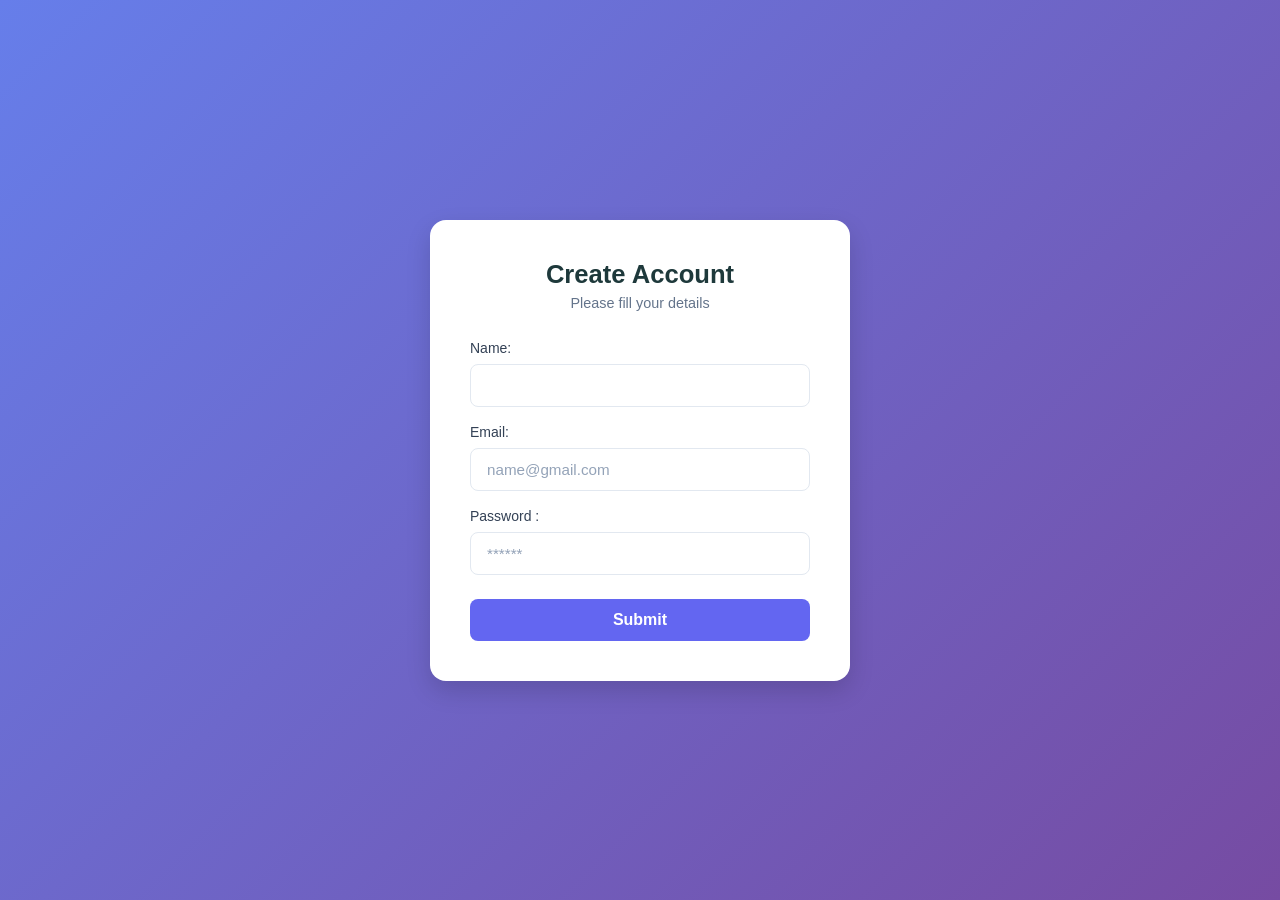
<file: webapp/index.html>
<!DOCTYPE html>
<html lang="en">
<head>
    <meta charset="UTF-8">
    <meta name="viewport" content="width=device-width, initial-scale=1.0">
    <title>Project-1-FormPage</title>
    <link rel="stylesheet" href="CSS/style.css">
</head>
<body>
    <div class="form-container">
        <div class="form-header">
            <h2>Create Account</h2>
            <p>Please fill your details</p>
        </div>
        <form action="/submit" method="post" class="form">
        <div class="form-group">
            <label for="name">Name: </label>
            <input type="text" id="name" name = "name" required>
        </div>
        <div class="form-group">
            <label for="email">Email: </label>
            <input type="email" id="email" name = "email" placeholder="name@gmail.com" required>
        </div>
        <div class="form-group">
            <label for="password">Password : </label>
            <input type="password" id="password" name = "password" placeholder="******" required>
        </div>
        <button type="submit" class="submit-btn">Submit</button>
    </form>
    </div>
    
</body>
</html>
</file>
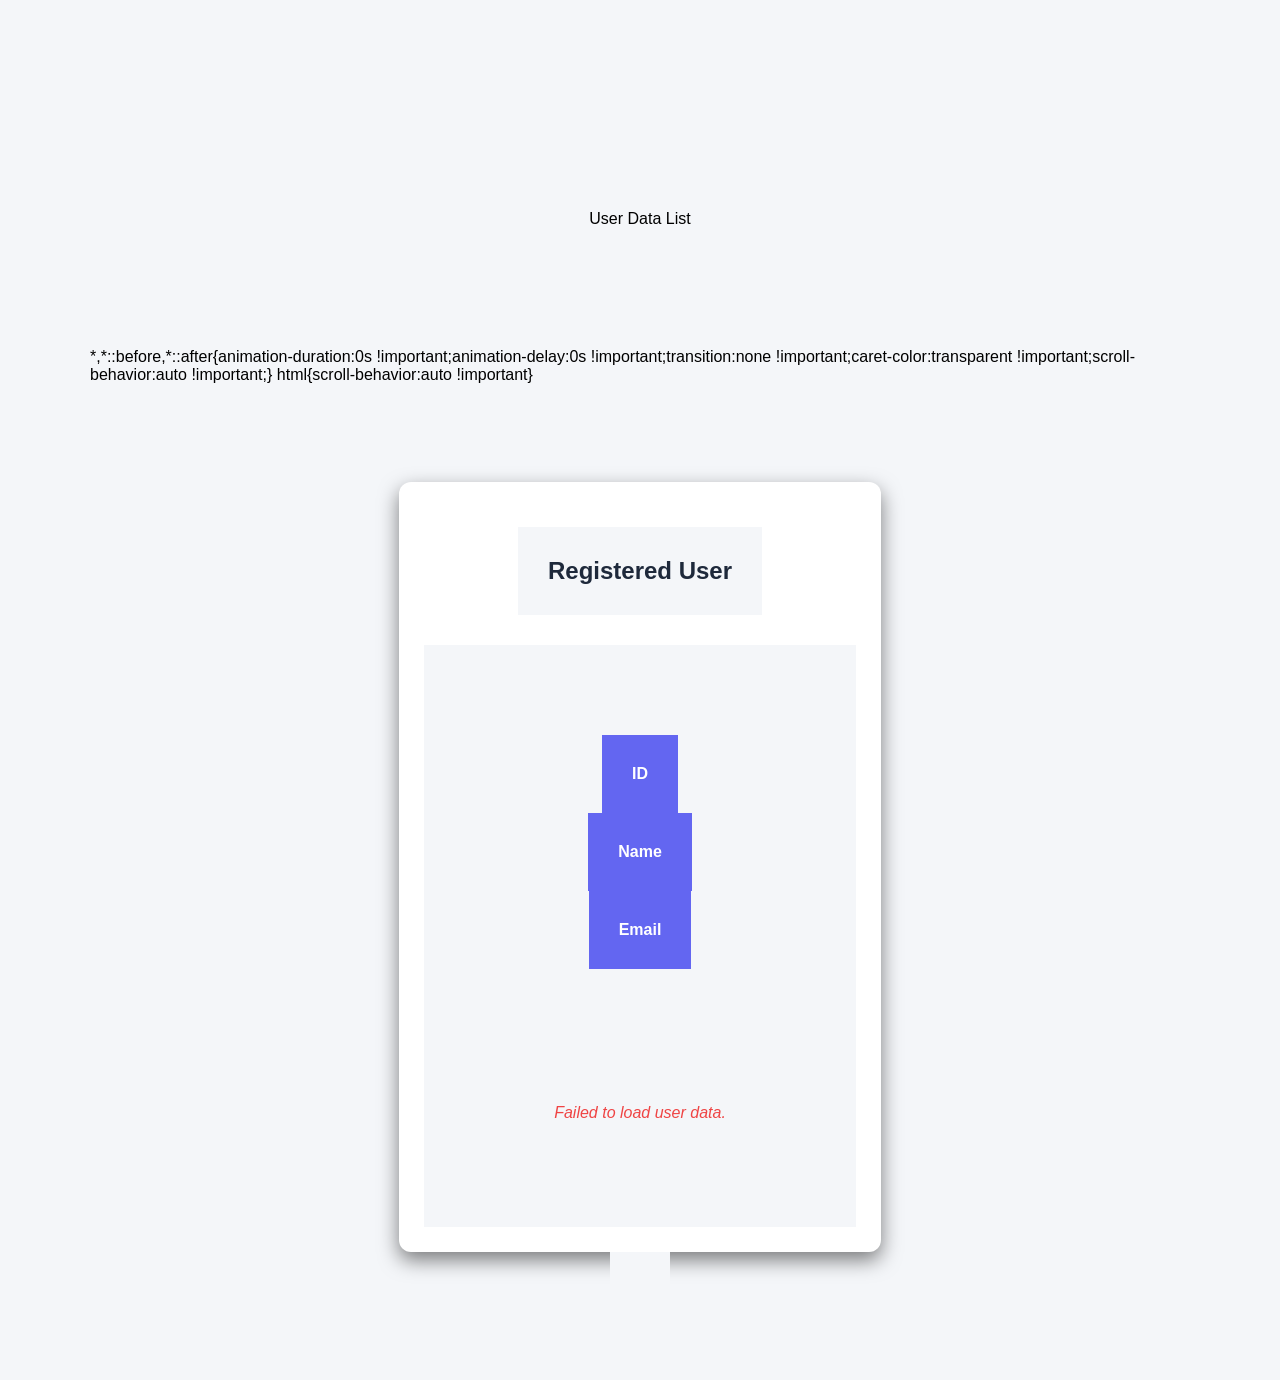
<file: webapp/data.html>
<!DOCTYPE html>
<html lang="en">
<head>
    <meta charset="UTF-8">
    <meta name="viewport" content="width=device-width, initial-scale=1.0">
    <title>User Data List</title>
    <link rel="stylesheet" href="CSS/dataStyle.css">
</head>
<body>
    <div class="container">
        <h2>Registered User</h2>
        <table>
            <thead>
                <tr>
                    <th>ID</th>
                    <th>Name</th>
                    <th>Email</th>
                </tr>
            </thead>
            <tbody id="userList">
                <tr>
                    <td colspan="3" class="message">Loading user data</td>
                </tr>
            </tbody>
        </table>
    </div>
    <script src="JS/dataScript.js"></script>
</body>
</html>
</file>
<file: webapp/CSS/style.css>
*{
    margin:0;
    padding:0;
    box-sizing : border-box;
    font-family:Arial, Helvetica, sans-serif;
}

body{
    background: linear-gradient(135deg,#667eea 0%, #764ba2 100%);
    min-height: 100vh;
    display: flex;
    justify-content: center;
    align-items: center;
    padding: 20px;
}

.form-container{
    background: #ffffff;
    padding: 40px;
    border-radius:  16px;
    box-shadow: 0 10px 25px rgba(0,0,0,0.15);
    width: 100%;
    max-width: 420px;
}
.form-header{
    text-align: center;
    margin-bottom: 28px;
}

.form-header h2{

    color: #1e393b;
    font-size: 1.6rem;
    font-weight: 700;
    margin-bottom: 6px;

}

.form-header p{
    color: #64748b;
    font-size: 0.9rem;

}

.form-group{
    margin-bottom: 1rem;
}

.form-group label{
    display:inline-block;
    margin-bottom:8px;
    color: #334155;
    font-size: 0.875rem;
    font-weight: 500;
}

.form-group input{
    width:100%;
    padding: 12px 16px;
    border: 1.5px solid #e2e8f0;
    border-radius: 8px;
    font-size: 0.95rem;
    color: #1e293b;
    outline: none;
    transition: all 0.25s ease;
}

.form-group input::placeholder{
    color: #94a3b8;
}

.form-group input:hover{
    border-color: #cbd5e1;
}

.form-group input:focus{
    border-color: #6366f1;
    box-shadow: 0 0 0 4px rgba(99,102,241,0.15);
}

.submit-btn{
    width: 100%;
    padding: 12px;
    background-color: #6366f1;
    color: #ffffff;
    border: none;
    border-radius: 8px;
    font-size: 1rem;
    font-weight: 600;
    cursor:pointer;
    transition: background-color 0.2s ease , transform 0.1s ease;
    margin-top: 8px;
}

.submit-btn:hover{
    background-color: #4f46e5;
}

.submit-btn:active{
    transform: scale(0.98);
}

@media(max-width:480px){
    .form-container{
        padding: 24px;
    }
}
</file>
<file: webapp/CSS/dataStyle.css>
*{
    font-family: Arial, Helvetica, sans-serif;
    background-color: #f4f6f9;
    padding: 30px;
    display: flex;
    flex-direction: column;
    align-items: center;
}

.container{
    background: #ffffff;
    padding: 25px;
    border-radius: 12px;
    box-shadow: 0 8px 20px rgba(0,0,0,0.5);
    width: 100%;
    max-width: 700px;
}

h2 {
    margin-bottom: 20px;
    color: #1e293b;
    text-align: center;
}

table{
    width: 100%;
    border-collapse: collapse;
    margin-top: 10px;
}

th,td{
    padding: 12px,15px;
    text-align: left;
    border-radius: 1px solid #e2e8f0;
}

th{
    background-color: #6366f1;
    color: #ffffff;
    font-weight: 600;
}

tr:hover{
    background-color: #f8fafc;
}

.message{
    text-align: center;
    color: #64748b;
    font-style: italic;
    padding: 15px;
}
</file>
